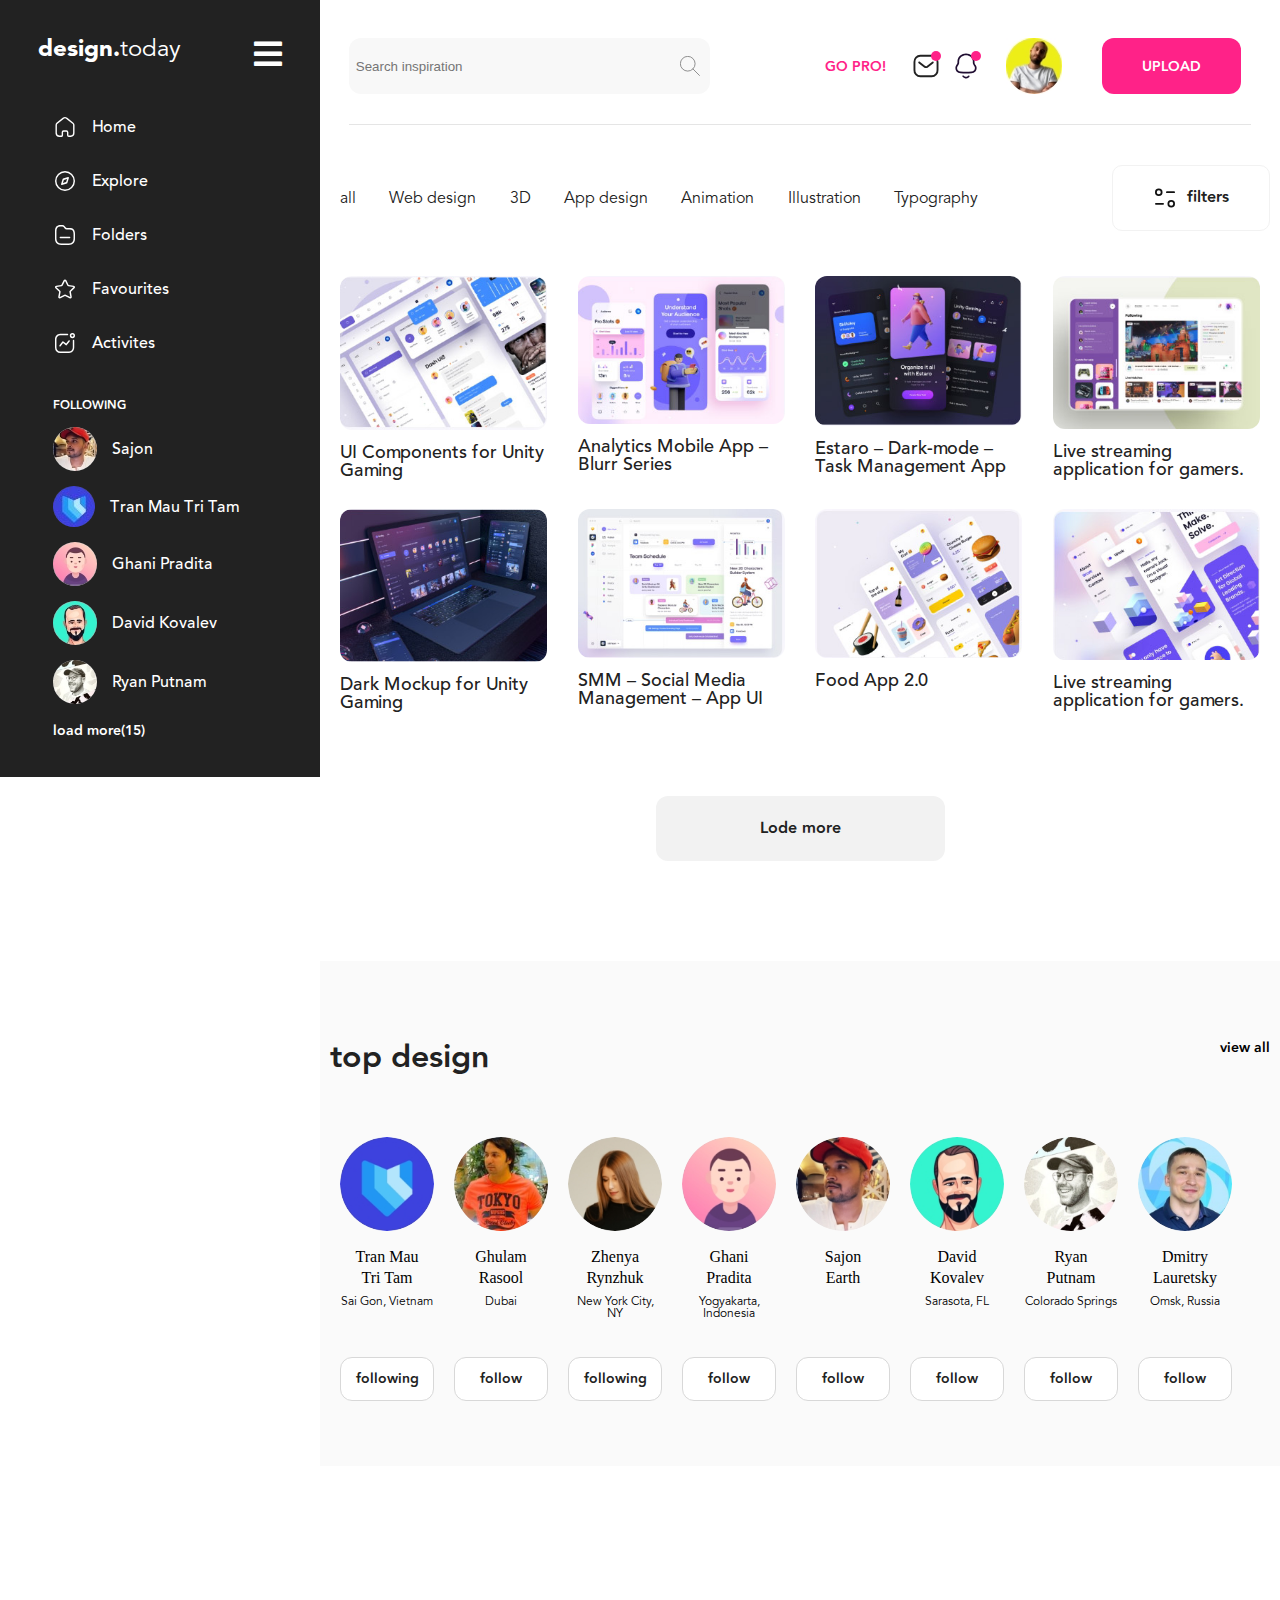
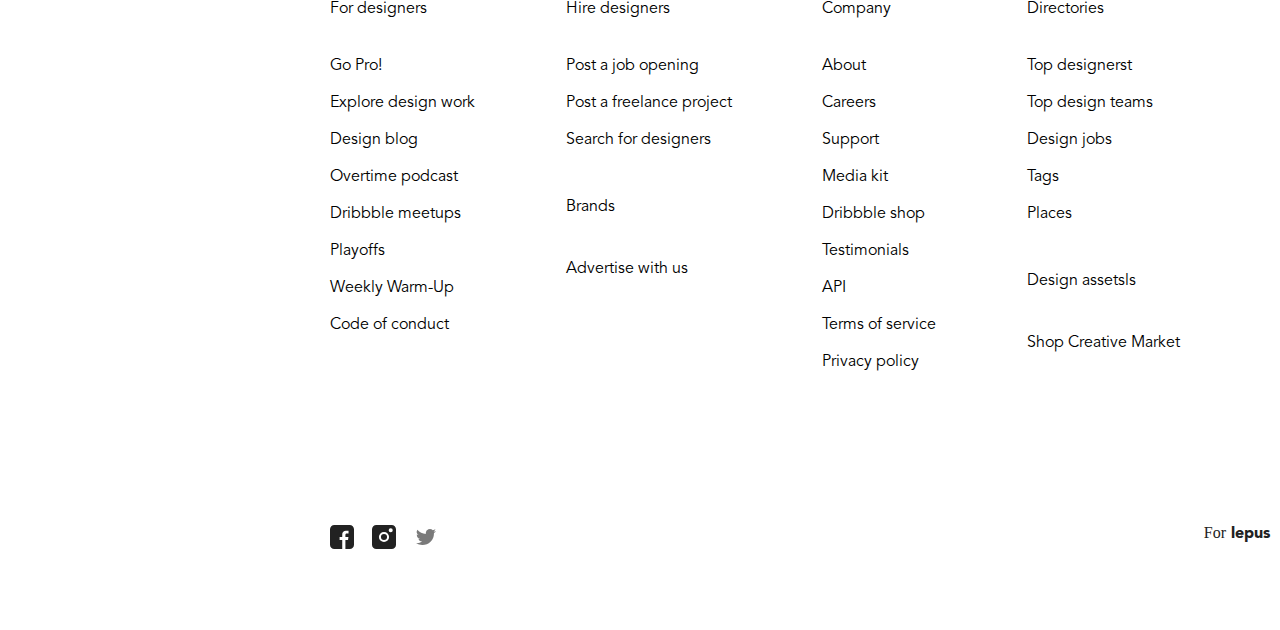
<file: index.html>
<!DOCTYPE html>
<html lang="en">
<head>
    <meta charset="UTF-8">
    <meta http-equiv="X-UA-Compatible" content="IE=edge" />
    <meta name="viewport" content="width=device-width, initial-scale=1.0" />
    <link rel="stylesheet" href="https://cdnjs.cloudflare.com/ajax/libs/font-awesome/5.15.2/css/all.min.css" />
    <link rel="stylesheet" href="styles.css" />
    <title>course</title>
</head>
<body>
    <div class="flex flex-wrap wrapper">
        <aside class="left-aside-colum align-self-top aside">
            <div class="header-aside flex spece-between">
               <div>
                <a href="index.html" class="logotitle">design.<span class="logo1">today</span></a>
               </div>
               <div>                 
                    <i class="fas fa-bars fa-2x text-white"></i> 
               </div> 
            </div>
               <nav class="menus">
    				<ul>
                        <li class="libox">
                            <a href="index.html" class="link menu-item flex">
							<img src="./image/icon/Component 5 – 4.svg" alt="home" class="link-img">
							<span class="nav-text">Home</span>
                            </a>
						</li>
                        </a>
						<li class="libox">
                            <a href="" class="link menu-item flex">
							<img src="./image/icon/Component 3 – 4.svg" alt="explore" class="linkimg">
							<span class="nav-text">Explore</span></a>
						</li>
						<li class="libox">
                            <a href="" class="link flex menu-item">
							<img src="./image/icon/Component 4 – 4.svg" alt="folders" class="linkimg">
                            <span class="nav-text">Folders</span></a>
						</li>
						<li class="libox">
                            <a href="" class="link flex menu-item">
							<img src="./image/icon/Component 8 – 4.svg" alt="fav" class="linkimg">
							<span class="nav-text">Favourites</span></a>
						</li>
                        <li class="libox">
                            <a href="" class="link flex menu-item">
							<img src="./image/icon/Component 1 – 4.svg" alt="active" class="linkimg">
							<span class="nav-text">Activites</span> </a>
						</li>
					</ul>
			</nav>
			<div class="followers">
                <h3 class="folltitle text-white">FOLLOWING</h3>
				<nav>
                    <ul>
                        <li class="userli">
                            <a href="" class=" user-image flex">
							<img src="./image/user/Rectangle 40.jpg" alt="user1" class="userimg">
							<span class="foll-text"> Sajon</span> </a>
						</li>
                        <li class="userli">
                            <a href="" class=" user-image flex">
							<img src="./image/user/Rectangle 41.jpg" alt="user2" class="userimg">
							<span class="foll-text">Tran Mau Tri Tam</span> </a>
						</li>
                        <li class="userli">
                            <a href="" class=" user-image flex">
							<img src="./image/user/Rectangle 42.jpg" alt="user3" class="userimg">
							<span class="foll-text">Ghani Pradita</span></a>
						</li>
                        <li class="userli">
                            <a href="" class="link user-image flex">
							<img src="./image/user/Rectangle 43.jpg" alt="user4" class="userimg">
							<span class="foll-text">David Kovalev</span></a>
						</li>
                        <li class="userli">
                            <a href="" class="link user-image flex">
							<img src="./image/user/Rectangle 44.jpg" alt="user5" class="userimg">
							<span class="foll-text">Ryan Putnam</span></a>
						</li>
                    </ul>
                    <a href="#" class="linkfoll">load more(15)</a>
				</nav>
			</div>           
        </aside> <!-- End left-aside -->
        <aside class="right-aside-colum aside">
            <header class="header-main flex">
               <div class="search flex center">
                    <form class="search-form flex">
                        <input type="search" name="gsearch" placeholder="Search inspiration" class="search-input">
                        <button type="submit" class="search-btn"></button>
                    </form>
                </div>
                <div class="tools flex center flex-end">
                    <div class="tool">
                        <a href="#" class="pro">GO PRO!</a>
                    </div>
                    <div class="tool flex">
                        <div class="icon mail">
                          <a class="maila" href="#"></a>
                        </div>
                        <div class="icon alert">
                         <a  class="alerta" href="#"></a>
                        </div>
                    </div>
                    <div class="tool">
                        <a  class="profile" href="user.html"></a> 
                    </div>
                    <div class="tool">
                        <a href="#"><img src="./image/icon/search.svg" alt="search" class="msearch"></a>
                    </div>
                    <div class="tool upload">
                        <a  href="#">UPLOAD</a>
                    </div>                                 
                </div>
            </header>
            <section class="course">
                <div class="container">
                    <div class="list-course flex spece-between">
                        <div class="list flex center">
                            <ul class="flex course-group">
                                    <li class="course-group-item all"><a href="#">all</a></li>
                                    <li class="course-group-item"><a href="#">Web design</a></li>
                                    <li class="course-group-item"><a href="#">3D</a></li>
                                    <li class="course-group-item"><a href="#">App design</a></li>
                                    <li class="course-group-item"><a href="#">Animation</a></li>
                                    <li class="course-group-item"><a href="#">Illustration</a></li>
                                    <li class="course-group-item"><a href="#">Typography</a></li>
                                </ul>
                        </div>
                        <div class="filter-btn flex center">
                            <a href="#" class="filter-link"><img src="image/icon/Group 18.svg" alt="filter">
                            <span class="filter-text">filters</span></a>
                        </div>
                    </div>
                    <div class="course-card-box flex flex-wrap spece-between ">
                        <div class="card">
                            <a href="#"><img src="image/course/1.jpg" alt="ui">
                            <p class="course-text">UI Components for Unity Gaming</p></a>
                        </div>
                        <div class="card">
                            <a href="#"><img src="image/course/2.jpg" alt="mobile">
                            <p class="course-text">Analytics Mobile App – Blurr Series</p></a>
                        </div>
                        <div class="card">
                            <a href="#"><img src="image/course/3.jpg" alt="dark-mode">
                            <p class="course-text">Estaro – Dark-mode – Task Management App</p></a>
                        </div>
                        <div class="card">
                            <a href="#"><img src="image/course/4.jpg" alt="live">
                            <p class="course-text">Live streaming application for gamers.</p></a>
                        </div>
                        <div class="card">
                            <a href="#"><img src="image/course/5.jpg" alt="gaming">
                            <p class="course-text">Dark Mockup for Unity Gaming</p></a>
                        </div>
                        <div class="card">
                            <a href=""><img src="image/course/6.jpg" alt="smm">
                            <p class="course-text">SMM – Social Media Management – App UI</p></a>
                        </div>
                        <div class="card">
                            <a href=""><img src="image/course/7.jpg" alt="food app">
                            <p class="course-text">Food App 2.0 </p></a>
                        </div>
                        <div class="card">
                            <a href=""><img src="image/course/8.jpg" alt="live">
                            <p class="course-text">Live streaming application for gamers.</p></a>
                        </div>         

                    </div>
                    <div class="flex center load-more">
                        <button class="button"> <a href="#">Lode more</a></button>
                     </div>
            
                </div>
            </section>
            <section class="section2" >
                <div class="container">
                    <div class="top-desbox">
                        <div class="flex spece-between title">
                            <h2 class="titletop">top design</h2>
                            <p class="viewall">view all</p>
                        </div>
                        <div class="userbox flex flex-wrap space-around">
                            <div class="cardbody">
                                <div class="card-body-inner">                     
                                    <img src="./image/user/1.jpg" alt="user1" class="userimg1">
                                    <p class="firstname">Tran Mau</p>
                                    <p class="nikname">Tri Tam </p>
                                    <p class="userfrom">Sai Gon, Vietnam</p>
                                </div>
                                <a href="#"><button class="follow">following</button></a>
                            </div>
                            <div class="cardbody">
                                <div class="card-body-inner">
                                    <img src="./image/user/2.jpg" alt="user2" class="userimg1">
                                    <p class="firstname">Ghulam</p>
                                    <p class="nikname">Rasool</p>
                                    <p class="userfrom">Dubai</p>
                                </div>
                                <a href="#"><button class="follow">follow</button></a>
                            </div> 
                            <div class="cardbody">
                                <div class="card-body-inner">
                                    <img src="./image/user/3.jpg" alt="user3" class="userimg1">
                                    <p class="firstname">Zhenya</p>
                                    <p class="nikname">Rynzhuk</p>
                                    <p class="userfrom">New York City, NY</p>
                                </div>
                                <a href="#"><button class="follow">following</button></a>
                            </div> 
                            <div class="cardbody">
                                <div class="card-body-inner">
                                <img src="./image/user/4.jpg" alt="user4" class="userimg1">
                                    <p class="firstname">Ghani</p>                           
                                    <p class="nikname"> Pradita</p>
                                    <p class="userfrom">Yogyakarta, Indonesia</p>
                                </div>
                                    <a href="#"><button class="follow">follow</button></a>
                            </div>                         
                            <div class="cardbody">
                                <div class="card-body-inner">
                                    <img src="./image/user/5.jpg" alt="user5" class="userimg1">
                                    <p class="firstname">Sajon</p>
                                    <p class="nikname black> # </p>
                                    <p class="userfrom">Earth</p>
                                </div>                             
                                <a href="#"><button class="follow">follow</button></a>  
                            </div>
                            <div class="cardbody">
                                <div class="card-body-inner">
                                    <img src="./image/user/6.jpg" alt="user6" class="userimg1">
                                    <p class="firstname">David</p>
                                    <p class="nikname"> Kovalev</p>
                                    <p class="userfrom">Sarasota, FL</p>
                                </div>
                                <a href="#"><button class="follow">follow</button></a>                         
                            </div> 
                            <div class="cardbody">
                                <div class="card-body-inner">
                                    <img src="./image/user/7.jpg" alt="user7" class="userimg1">
                                    <p class="firstname">Ryan</p>
                                    <p class="nikname">Putnam</p>
                                    <p class="userfrom">Colorado Springs</p>
                                </div>
                                <a href="#"><button class="follow">follow</button></a>
                            </div> 
                            <div class="cardbody">
                                <div class="card-body-inner">
                                    <img src="./image/user/8.jpg" alt="user8" class="userimg1">
                                    <p class="firstname">Dmitry</p>
                                    <p class="nikname">Lauretsky</p>
                                    <p class="userfrom">Omsk, Russia</p>
                                </div>
                                <a href="#"><button class="follow">follow</button></a>
                            </div> 
                        </div>
                    </div>
                </div>
            </section>
            <footer class="container" >
                <div class="footerbox1  flex">
                       <div class="footerbox">
                           <h3 class="footertitle"><a href="#">For designers</a></h3>
                           <ul>
                               <li class="footerli"><a href="#">Go Pro!</a></li>
                               <li class="footerli"><a href="#">Explore design work</a></li>
                               <li class="footerli"><a href="#">Design blog</a></li>
                               <li class="footerli"><a href="#">Overtime podcast</a></li>
                               <li class="footerli"><a href="#">Dribbble meetups</a></li>
                               <li class="footerli"><a href="#">Playoffs</a></li>
                               <li class="footerli"><a href="#">Weekly Warm-Up</a></li>
                               <li class="footerli"><a href="#">Code of conduct</a></li>
                           </ul>
                       </div>
                       <div class="footerbox">
                           <h3 class="footertitle"><a href="#">Hire designers</a></h3>
                           <ul>
                               <li class="footerli"><a href="#">Post a job opening</a></li>
                               <li class="footerli"><a href="#">Post a freelance project</a></li>
                               <li class="footerli1"><a href="#">Search for designers</a></li>
                               <li class="footerli2"><a href="#">Brands</a></li>
                               <li class="footerli"><a href="#">Advertise with us</a></li>
                           </ul>
                       </div>
                       <div class="footerbox">
                           <h3 class="footertitle"><a href="#">Company</a></h3>
                           <ul>
                               <li class="footerli"><a href="#">About</a></li>
                               <li class="footerli"><a href="#">Careers</a></li>
                               <li class="footerli"><a href="#" >Support</a></li>
                               <li class="footerli"><a href="#">Media kit</a></li>
                               <li class="footerli"><a href="#">Dribbble shop</a></li>
                               <li class="footerli"><a href="#">Testimonials</a></li>
                               <li class="footerli"><a href="#">API</a></li>
                               <li class="footerli"><a href="#">Terms of service</a></li>
                               <li class="footerli"><a href="#">Privacy policy</a></li>
                           </ul>
                       </div>
                       <div class="footerbox">
                           <h3 class="footertitle"><a href="#"> Directories</a></h3>
                           <ul>
                               <li class="footerli"><a href="#">Top designerst</a></li>
                               <li class="footerli"><a href="#">Top design teams</a></li>
                               <li class="footerli"><a href="#">Design jobs</a></li>
                               <li class="footerli"><a href="#">Tags</a></li>
                               <li class="footerli1"><a href="#">Places</a></li>
                               <li class="footerli2"><a href="#">Design assetsls</a></li>
                               <li class="footerli"><a href="#">Shop Creative Market</a></li>
                           </ul>
                       </div>
                   </div>
                   <div class="footerbox1  flex space-between socbox">
                       <div class="soc">
                           <a href="https://www.facebook.com/"><img src="./image/icon/facebook.svg" alt="https://www.facebook.com/"></a>
                           <a href="https://www.instagram.com/"><img src="./image/icon/Layer 2.svg" alt="https://www.instagram.com/"></a> 
                           <a href="https://twitter.com/"><img src="./image/icon/Component 14 – 2.svg" alt="https://twitter.com/"></a>
                       </div>
                       <p class="create">For<span class="creates">lepus</span></p>                        
                   </div>               
           </footer>            
        </aside> 
    </div>
</body>
</html>
</file>
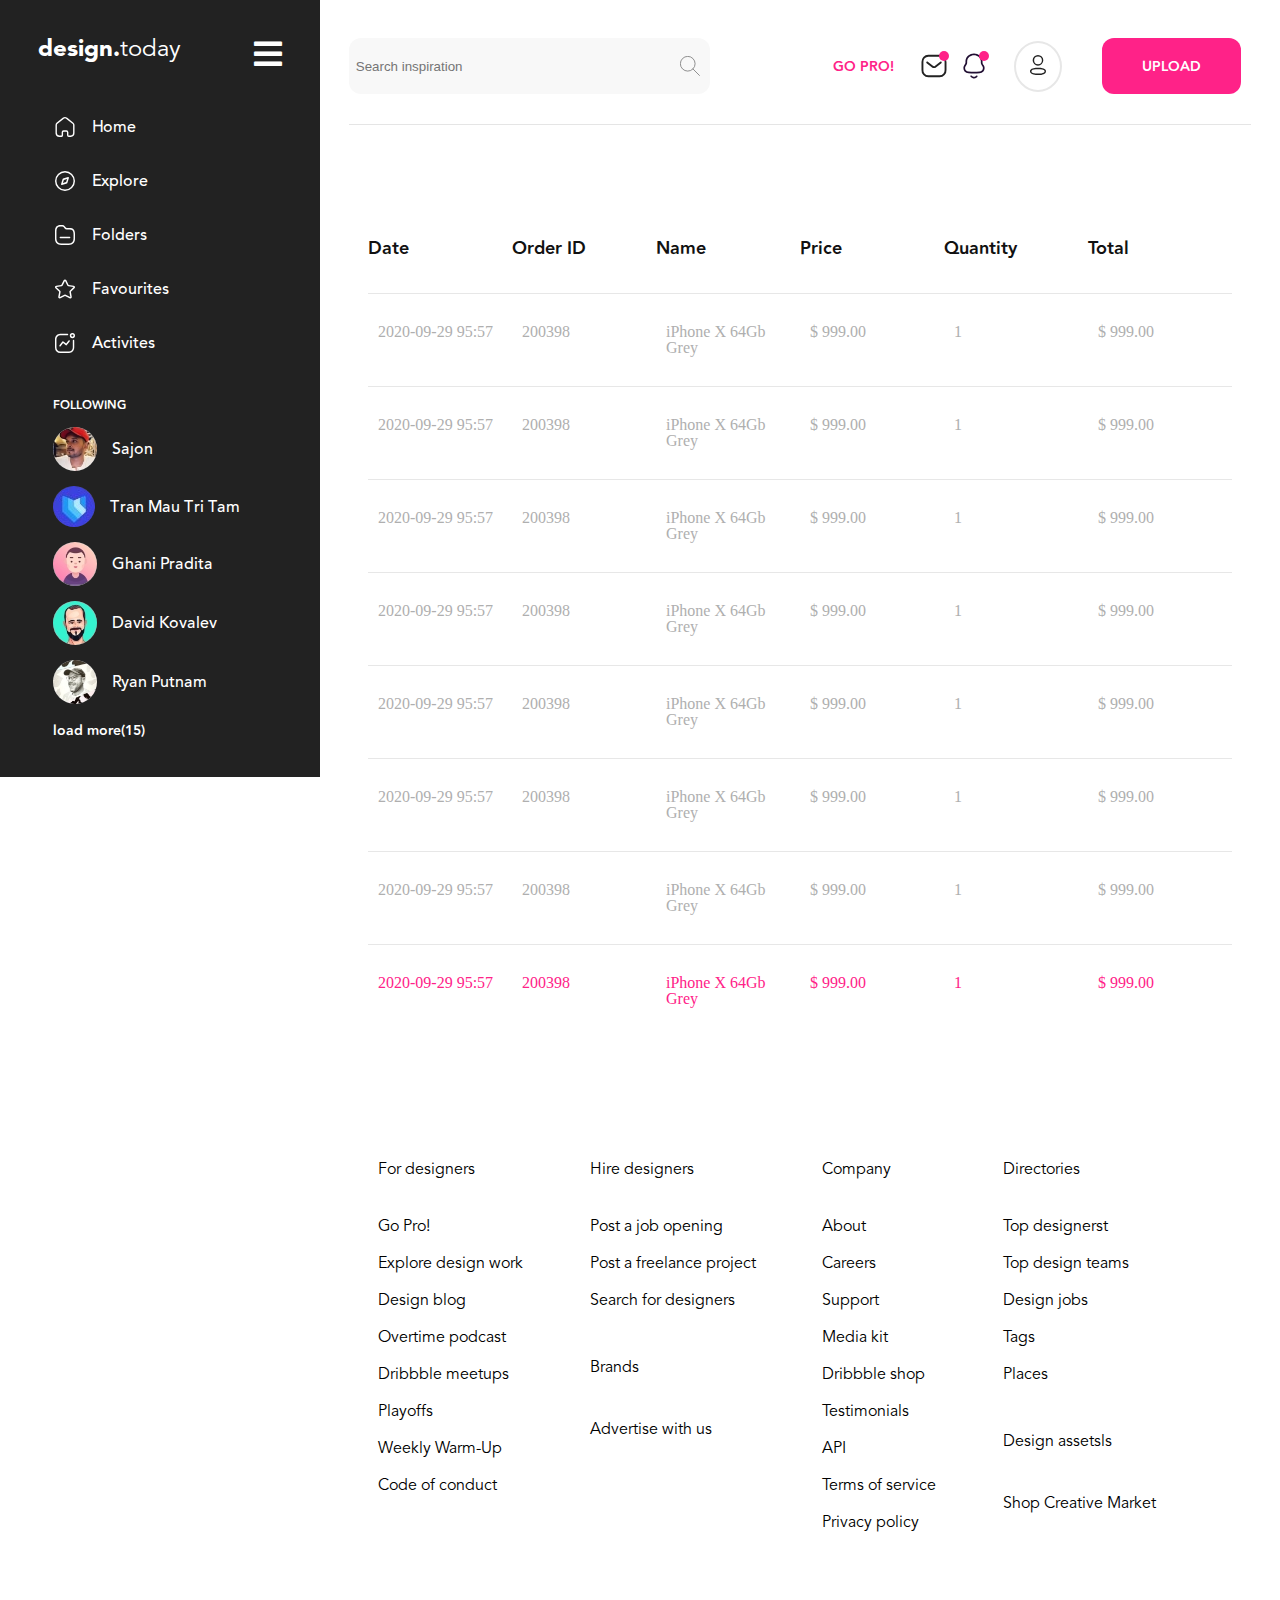
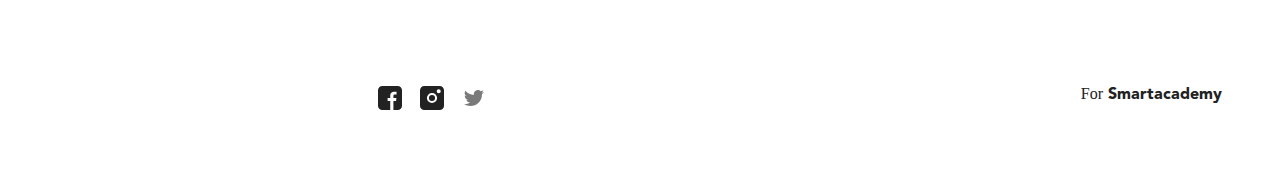
<file: user.html>
<!DOCTYPE html>
<html lang="en">
<head>
    <meta charset="UTF-8">
    <meta http-equiv="X-UA-Compatible" content="IE=edge" />
    <meta name="viewport" content="width=device-width, initial-scale=1.0" />
    <link rel="stylesheet" href="https://cdnjs.cloudflare.com/ajax/libs/font-awesome/5.15.2/css/all.min.css" />
    <link rel="stylesheet" href="styles.css" />
    <title>course</title>
</head>
<body>
    <div class="flex flex-wrap wrapper">
        <aside class="left-aside-colum align-self-top aside">
            <div class="header-aside flex spece-between">
               <div>
                <a href="index.html" class="logotitle">design.<span class="logo1">today</span></a>
               </div>
               <div>
                <i class="fas fa-bars fa-2x text-white"></i>
               </div> 
            </div>
               <nav class="menus">
    				<ul>
                        <li class="libox">
                            <a href="index.html" class="link menu-item flex">
							<img src="./image/icon/Component 5 – 4.svg" alt="home" class="link-img">
							<span class="nav-text">Home</span>
                            </a>
						</li>
                        </a>
						<li class="libox">
                            <a href="" class="link menu-item flex">
							<img src="./image/icon/Component 3 – 4.svg" alt="explore" class="linkimg">
							<span class="nav-text">Explore</span></a>
						</li>
						<li class="libox">
                            <a href="" class="link flex menu-item">
							<img src="./image/icon/Component 4 – 4.svg" alt="folders" class="linkimg">
                            <span class="nav-text">Folders</span></a>
						</li>
						<li class="libox">
                            <a href="" class="link flex menu-item">
							<img src="./image/icon/Component 8 – 4.svg" alt="fav" class="linkimg">
							<span class="nav-text">Favourites</span></a>
						</li>
                        <li class="libox">
                            <a href="" class="link flex menu-item">
							<img src="./image/icon/Component 1 – 4.svg" alt="active" class="linkimg">
							<span class="nav-text">Activites</span> </a>
						</li>
					</ul>
			</nav>
			<div class="followers">
                <h3 class="folltitle text-white">FOLLOWING</h3>
				<nav>
                    <ul>
                        <li class="userli">
                            <a href="" class=" user-image flex">
							<img src="./image/user/Rectangle 40.jpg" alt="user1" class="userimg">
							<span class="foll-text"> Sajon</span> </a>
						</li>
                        <li class="userli">
                            <a href="" class=" user-image flex">
							<img src="./image/user/Rectangle 41.jpg" alt="user2" class="userimg">
							<span class="foll-text">Tran Mau Tri Tam</span> </a>
						</li>
                        <li class="userli">
                            <a href="" class=" user-image flex">
							<img src="./image/user/Rectangle 42.jpg" alt="user3" class="userimg">
							<span class="foll-text">Ghani Pradita</span></a>
						</li>
                        <li class="userli">
                            <a href="" class="link user-image flex">
							<img src="./image/user/Rectangle 43.jpg" alt="user4" class="userimg">
							<span class="foll-text">David Kovalev</span></a>
						</li>
                        <li class="userli">
                            <a href="" class="link user-image flex">
							<img src="./image/user/Rectangle 44.jpg" alt="user5" class="userimg">
							<span class="foll-text">Ryan Putnam</span></a>
						</li>
                    </ul>
                    <a href="#" class="linkfoll">load more(15)</a>
				</nav>
			</div>           
        </aside> <!-- End left-aside -->
        <aside class="right-aside-colum aside">
            <header class="header-main flex">
               <div class="search flex center">
                    <form class="search-form flex">
                        <input type="search" name="gsearch" placeholder="Search inspiration" class="search-input">
                        <button type="submit" class="search-btn"></button>
                    </form>
                </div>
                <div class="tools flex center flex-end">
                    <div class="tool">
                        <a href="#" class="pro">GO PRO!</a>
                    </div>
                    <div class="tool flex">
                        <div class="icon mail">
                          <a class="maila" href="#"></a>
                        </div>
                        <div class="icon alert">
                         <a  class="alerta" href="#"></a>
                        </div>
                    </div>
                    <div class="tool us-login">
                        <a  href="#"><img src="./image/icon/Group 79.svg" alt=""></a> 
                    </div>
                    <div class="tool">
                        <a href="#"><img src="./image/icon/search.svg" alt="search" class="msearch"></a>
                    </div>
                    <div class="tool upload">
                        <a  href="#">UPLOAD</a>
                    </div>                                 
                </div>
            </header>
            <section>
                <div class="containerpage2">
                    <div class="flex titleaccount">
                        <div class="titlebox"><p class="acc-text">Date</p></div>
                        <div class="titlebox"><p class="acc-text">Order ID</p> </div>
                        <div class="titlebox"><p class="acc-text">Name</p></div>
                        <div class="titlebox"><p class="acc-text">Price</p></div>
                        <div class="titlebox"><p class="acc-text">Quantity</p></div>
                        <div class="titlebox"><p class="acc-text">Total</p></div>
                    </div>                  
                    <div class="accountborder"></div>
                    <div class="flex  boxproduct ">                        
                        <div class="titleproduct">
                            <p class="acc-text-mobile">Date:</p>
                            <p class="acc-text1"> 2020-09-29 95:57</p>
                        </div>
                        <div class="titleproduct">
                            <p class="acc-text-mobile">Order ID:</p>
                            <p class="acc-text1">200398</p>
                        </div>
                        <div class="titleproduct">
                            <p class="acc-text-mobile">Name:</p>
                            <p class="acc-text1">iPhone X 64Gb Grey</p>
                        </div>
                        <div class="titleproduct">
                            <p class="acc-text-mobile">Price:</p>
                            <p class="acc-text1">$ 999.00</p>
                        </div>
                        <div class="titleproduct">
                            <p class="acc-text-mobile">Quantity:</p>
                            <p class="acc-text1">1</p>
                        </div>
                        <div class="titleproduct">
                            <p class="acc-text-mobile">Total:</p>
                            <p class="acc-text1">$ 999.00</p>
                        </div>
                    </div>
                    <div class="accountborder"></div>
                    <div class="flex  boxproduct ">                        
                        <div class="titleproduct">
                            <p class="acc-text-mobile">Date:</p>
                            <p class="acc-text1"> 2020-09-29 95:57</p>
                        </div>
                        <div class="titleproduct">
                            <p class="acc-text-mobile">Order ID:</p>
                            <p class="acc-text1">200398</p>
                        </div>
                        <div class="titleproduct">
                            <p class="acc-text-mobile">Name:</p>
                            <p class="acc-text1">iPhone X 64Gb Grey</p>
                        </div>
                        <div class="titleproduct">
                            <p class="acc-text-mobile">Price:</p>
                            <p class="acc-text1">$ 999.00</p>
                        </div>
                        <div class="titleproduct">
                            <p class="acc-text-mobile">Quantity:</p>
                            <p class="acc-text1">1</p>
                        </div>
                        <div class="titleproduct">
                            <p class="acc-text-mobile">Total:</p>
                            <p class="acc-text1">$ 999.00</p>
                        </div>
                    </div> 
                    <div class="accountborder"></div>
                    <div class="flex  boxproduct ">                        
                        <div class="titleproduct">
                            <p class="acc-text-mobile">Date:</p>
                            <p class="acc-text1"> 2020-09-29 95:57</p>
                        </div>
                        <div class="titleproduct">
                            <p class="acc-text-mobile">Order ID:</p>
                            <p class="acc-text1">200398</p>
                        </div>
                        <div class="titleproduct">
                            <p class="acc-text-mobile">Name:</p>
                            <p class="acc-text1">iPhone X 64Gb Grey</p>
                        </div>
                        <div class="titleproduct">
                            <p class="acc-text-mobile">Price:</p>
                            <p class="acc-text1">$ 999.00</p>
                        </div>
                        <div class="titleproduct">
                            <p class="acc-text-mobile">Quantity:</p>
                            <p class="acc-text1">1</p>
                        </div>
                        <div class="titleproduct">
                            <p class="acc-text-mobile">Total:</p>
                            <p class="acc-text1">$ 999.00</p>
                        </div>
                    </div> 
                    <div class="accountborder"></div>
                    <div class="flex  boxproduct ">                        
                        <div class="titleproduct">
                            <p class="acc-text-mobile">Date:</p>
                            <p class="acc-text1"> 2020-09-29 95:57</p>
                        </div>
                        <div class="titleproduct">
                            <p class="acc-text-mobile">Order ID:</p>
                            <p class="acc-text1">200398</p>
                        </div>
                        <div class="titleproduct">
                            <p class="acc-text-mobile">Name:</p>
                            <p class="acc-text1">iPhone X 64Gb Grey</p>
                        </div>
                        <div class="titleproduct">
                            <p class="acc-text-mobile">Price:</p>
                            <p class="acc-text1">$ 999.00</p>
                        </div>
                        <div class="titleproduct">
                            <p class="acc-text-mobile">Quantity:</p>
                            <p class="acc-text1">1</p>
                        </div>
                        <div class="titleproduct">
                            <p class="acc-text-mobile">Total:</p>
                            <p class="acc-text1">$ 999.00</p>
                        </div>
                    </div> 
                    <div class="accountborder"></div>
                    <div class="flex  boxproduct ">                        
                        <div class="titleproduct">
                            <p class="acc-text-mobile">Date:</p>
                            <p class="acc-text1"> 2020-09-29 95:57</p>
                        </div>
                        <div class="titleproduct">
                            <p class="acc-text-mobile">Order ID:</p>
                            <p class="acc-text1">200398</p>
                        </div>
                        <div class="titleproduct">
                            <p class="acc-text-mobile">Name:</p>
                            <p class="acc-text1">iPhone X 64Gb Grey</p>
                        </div>
                        <div class="titleproduct">
                            <p class="acc-text-mobile">Price:</p>
                            <p class="acc-text1">$ 999.00</p>
                        </div>
                        <div class="titleproduct">
                            <p class="acc-text-mobile">Quantity:</p>
                            <p class="acc-text1">1</p>
                        </div>
                        <div class="titleproduct">
                            <p class="acc-text-mobile">Total:</p>
                            <p class="acc-text1">$ 999.00</p>
                        </div>
                    </div> 
                    <div class="accountborder"></div>
                    <div class="flex  boxproduct ">                        
                        <div class="titleproduct">
                            <p class="acc-text-mobile">Date:</p>
                            <p class="acc-text1"> 2020-09-29 95:57</p>
                        </div>
                        <div class="titleproduct">
                            <p class="acc-text-mobile">Order ID:</p>
                            <p class="acc-text1">200398</p>
                        </div>
                        <div class="titleproduct">
                            <p class="acc-text-mobile">Name:</p>
                            <p class="acc-text1">iPhone X 64Gb Grey</p>
                        </div>
                        <div class="titleproduct">
                            <p class="acc-text-mobile">Price:</p>
                            <p class="acc-text1">$ 999.00</p>
                        </div>
                        <div class="titleproduct">
                            <p class="acc-text-mobile">Quantity:</p>
                            <p class="acc-text1">1</p>
                        </div>
                        <div class="titleproduct">
                            <p class="acc-text-mobile">Total:</p>
                            <p class="acc-text1">$ 999.00</p>
                        </div>
                    </div> 
                    <div class="accountborder"></div>
                    <div class="flex  boxproduct ">                        
                        <div class="titleproduct">
                            <p class="acc-text-mobile">Date:</p>
                            <p class="acc-text1"> 2020-09-29 95:57</p>
                        </div>
                        <div class="titleproduct">
                            <p class="acc-text-mobile">Order ID:</p>
                            <p class="acc-text1">200398</p>
                        </div>
                        <div class="titleproduct">
                            <p class="acc-text-mobile">Name:</p>
                            <p class="acc-text1">iPhone X 64Gb Grey</p>
                        </div>
                        <div class="titleproduct">
                            <p class="acc-text-mobile">Price:</p>
                            <p class="acc-text1">$ 999.00</p>
                        </div>
                        <div class="titleproduct">
                            <p class="acc-text-mobile">Quantity:</p>
                            <p class="acc-text1">1</p>
                        </div>
                        <div class="titleproduct">
                            <p class="acc-text-mobile">Total:</p>
                            <p class="acc-text1">$ 999.00</p>
                        </div>
                    </div> 
                    <div class="accountborder"></div>
                    <div class="flex  boxproduct ">                        
                        <div class="titleproduct">
                            <p class="acc-text-mobile">Date:</p>
                            <p class="acc-text1 sale"> 2020-09-29 95:57</p>
                        </div>
                        <div class="titleproduct">
                            <p class="acc-text-mobile">Order ID:</p>
                            <p class="acc-text1 sale">200398</p>
                        </div>
                        <div class="titleproduct">
                            <p class="acc-text-mobile">Name:</p>
                            <p class="acc-text1 sale">iPhone X 64Gb Grey</p>
                        </div>
                        <div class="titleproduct">
                            <p class="acc-text-mobile">Price:</p>
                            <p class="acc-text1 sale">$ 999.00</p>
                        </div>
                        <div class="titleproduct">
                            <p class="acc-text-mobile">Quantity:</p>
                            <p class="acc-text1 sale">1</p>
                        </div>
                        <div class="titleproduct">
                            <p class="acc-text-mobile">Total:</p>
                            <p class="acc-text1 sale">$ 999.00</p>
                        </div>
                    </div>                     
                                                   
                </div>
            </section>             
            <footer class="containerpage2" >
                <div class="footerbox1  flex">
                       <div class="footerbox">
                           <h3 class="footertitle"><a href="#">For designers</a></h3>
                           <ul>
                               <li class="footerli"><a href="#">Go Pro!</a></li>
                               <li class="footerli"><a href="#">Explore design work</a></li>
                               <li class="footerli"><a href="#">Design blog</a></li>
                               <li class="footerli"><a href="#">Overtime podcast</a></li>
                               <li class="footerli"><a href="#">Dribbble meetups</a></li>
                               <li class="footerli"><a href="#">Playoffs</a></li>
                               <li class="footerli"><a href="#">Weekly Warm-Up</a></li>
                               <li class="footerli"><a href="#">Code of conduct</a></li>
                           </ul>
                       </div>
                       <div class="footerbox">
                           <h3 class="footertitle"><a href="#">Hire designers</a></h3>
                           <ul>
                               <li class="footerli"><a href="#">Post a job opening</a></li>
                               <li class="footerli"><a href="#">Post a freelance project</a></li>
                               <li class="footerli1"><a href="#">Search for designers</a></li>
                               <li class="footerli2"><a href="#">Brands</a></li>
                               <li class="footerli"><a href="#">Advertise with us</a></li>
                           </ul>
                       </div>
                       <div class="footerbox">
                           <h3 class="footertitle"><a href="#">Company</a></h3>
                           <ul>
                               <li class="footerli"><a href="#">About</a></li>
                               <li class="footerli"><a href="#">Careers</a></li>
                               <li class="footerli"><a href="#" >Support</a></li>
                               <li class="footerli"><a href="#">Media kit</a></li>
                               <li class="footerli"><a href="#">Dribbble shop</a></li>
                               <li class="footerli"><a href="#">Testimonials</a></li>
                               <li class="footerli"><a href="#">API</a></li>
                               <li class="footerli"><a href="#">Terms of service</a></li>
                               <li class="footerli"><a href="#">Privacy policy</a></li>
                           </ul>
                       </div>
                       <div class="footerbox">
                           <h3 class="footertitle"><a href="#"> Directories</a></h3>
                           <ul>
                               <li class="footerli"><a href="#">Top designerst</a></li>
                               <li class="footerli"><a href="#">Top design teams</a></li>
                               <li class="footerli"><a href="#">Design jobs</a></li>
                               <li class="footerli"><a href="#">Tags</a></li>
                               <li class="footerli1"><a href="#">Places</a></li>
                               <li class="footerli2"><a href="#">Design assetsls</a></li>
                               <li class="footerli"><a href="#">Shop Creative Market</a></li>
                           </ul>
                       </div>
                   </div>
                   <div class="footerbox1  flex space-between socbox">
                       <div class="soc">
                           <a href="https://www.facebook.com/"><img src="./image/icon/facebook.svg" alt="https://www.facebook.com/"></a>
                           <a href="https://www.instagram.com/"><img src="./image/icon/Layer 2.svg" alt="https://www.instagram.com/"></a> 
                           <a href="https://twitter.com/"><img src="./image/icon/Component 14 – 2.svg" alt="https://twitter.com/"></a>
                       </div>
                       <p class="create">For<span class="creates">Smartacademy</span></p> 
                   </div>             
           </footer>            
        </aside>     
    </div> 
</body>
</html>
</file>
<file: styles.css>
@import url('css/reset.css');
@import url('css/font.css');
@import url('css/style.css');
@import url('css/response.css');
</file>
